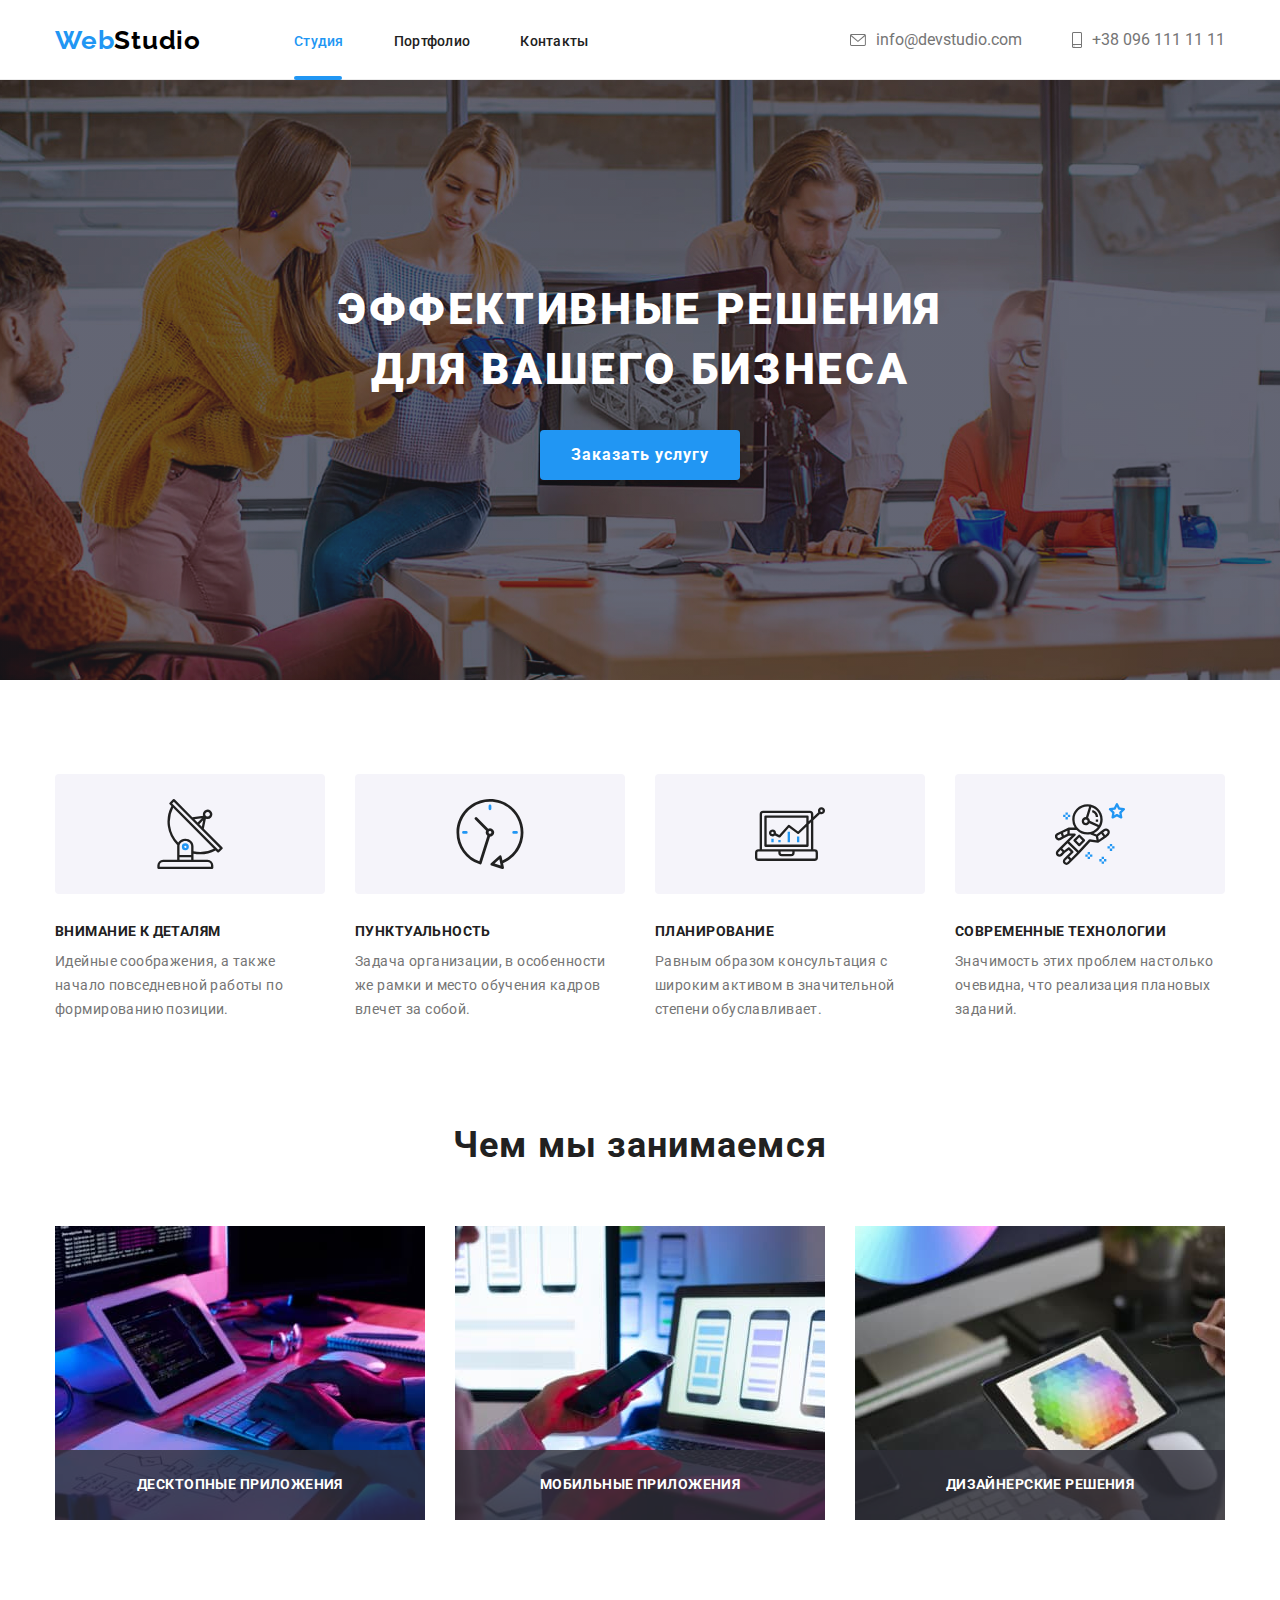
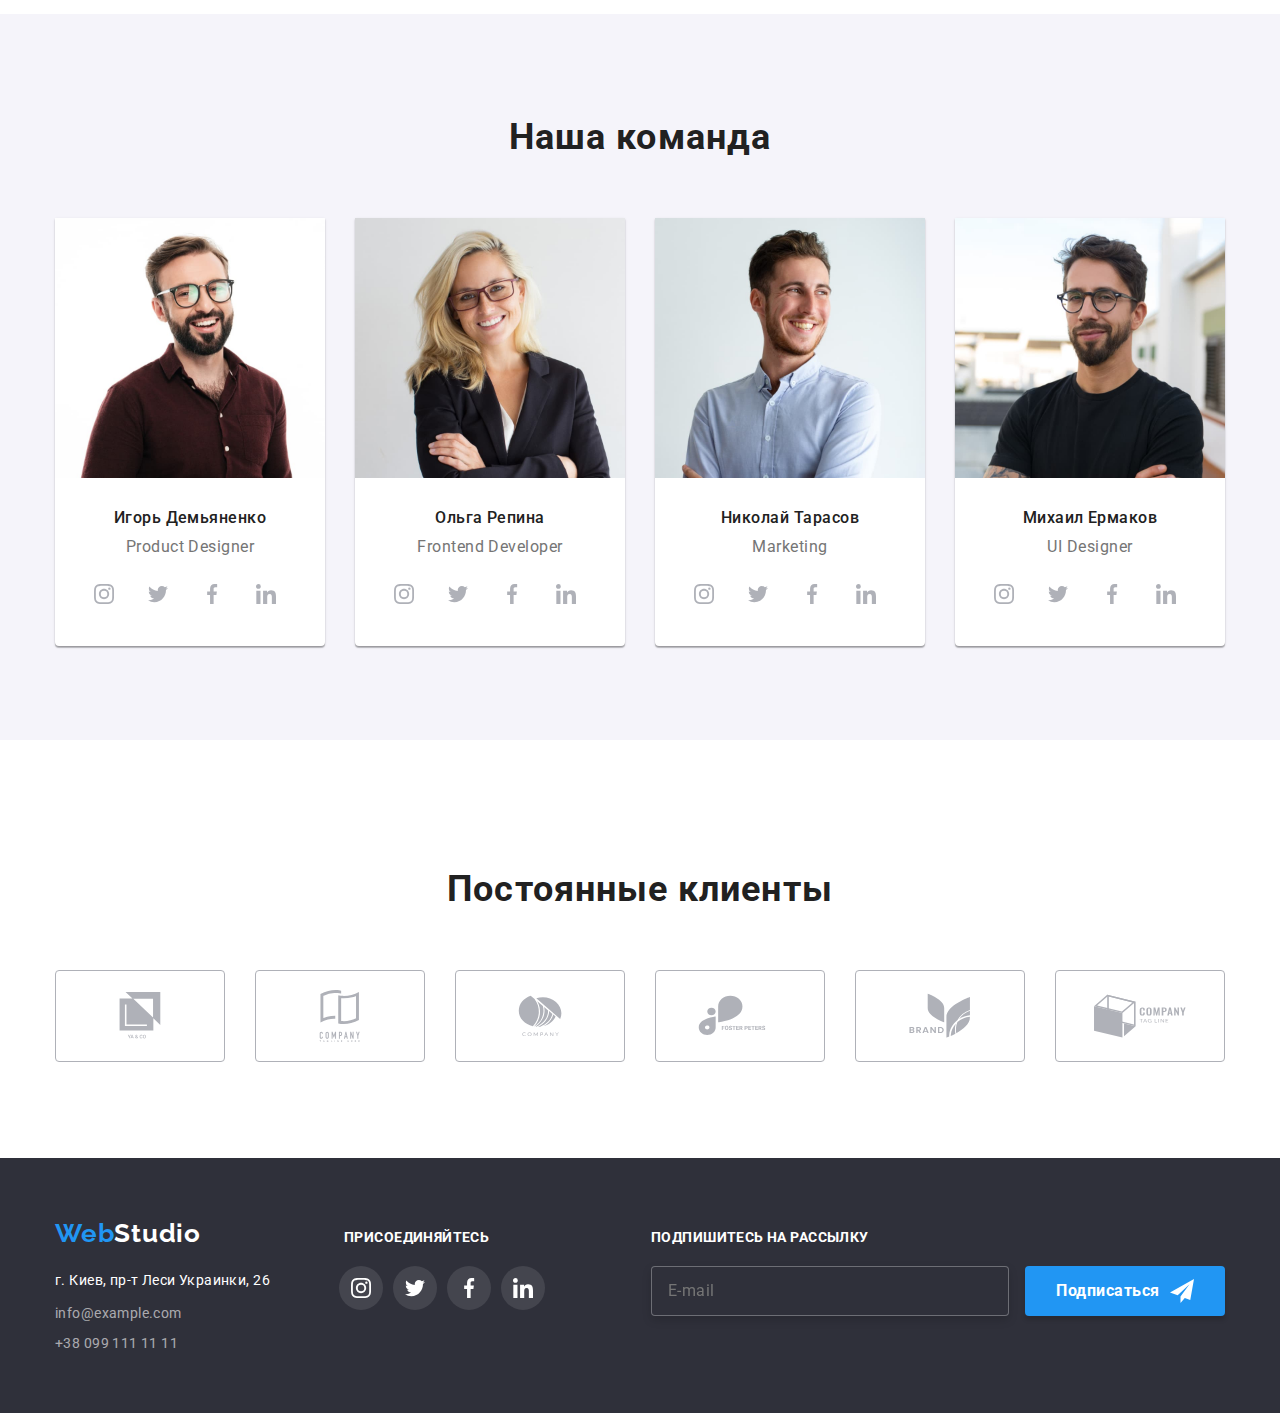
<file: index.html>
<!DOCTYPE html>
<html lang="en">

<head>
  <meta charset="UTF-8" />
  <meta http-equiv="X-UA-Compatible" content="IE=edge" />
  <meta name="viewport" content="width=device-width, initial-scale=1.0" />
  <title>Главная</title>
  <link rel="stylesheet" href="./css/modern-normalize.css" />
  <link rel="preconnect" href="./images/icons.svg" />
  <link rel="preconnect" href="https://fonts.gstatic.com" />
  <link href="https://fonts.googleapis.com/css2?family=Raleway:wght@700&family=Roboto:wght@400;500;700;900&display=swap"
    rel="stylesheet" />
  <!-- <link rel="stylesheet" href="./css/styles.css" /> -->
  <link rel="stylesheet" href="./css/main.min.css">
</head>

<body>
  <!-- Header -->
  <header class="header">
    <div class="container">
      <!-- Logotype -->
      <a class="logo" href="./index.html">
        <span class="logo__part">Web</span>Studio
      </a>
      <!-- Navigation -->
      <nav class="nav">
        <ul class="nav__list">
          <li class="nav__item">
            <a class="nav__str touch-transform nav__str--current" href="./index.html">Студия</a>
          </li>
          <li class="nav__item">
            <a class="nav__str touch-transform" href="./portfolio.html">Портфолио</a>
          </li>
          <li class="nav__item">
            <a class="nav__str touch-transform" href="">Контакты</a>
          </li>
        </ul>
      </nav>
      <!-- e-Adress -->
      <div class="eadr container">
        <a class="eadr__mail touch-transform" href="mailto:info@devstudio.com">
          <svg class="eadr__ico touch-transform" width="16" height="12">
            <use href="./images/icons.svg#icon-envelope"></use>
          </svg>
          info@devstudio.com
        </a>
        <a class="eadr__tel touch-transform" href="tel:+380961111111">
          <svg class="eadr__ico touch-transform" width="10" height="16">
            <use href="./images/icons.svg#icon-smartphone"></use>
          </svg>
          +38 096 111 11 11
        </a>
      </div>
    </div>
  </header>
  <!-- Main content -->
  <main>
    <!-- Hero -->
    <section class="section hero">
      <div class="container">
        <h1 class="hero__titul">Эффективные решения<br />для вашего бизнеса</h1>
        <a href="#" class="button hero__sign-link" data-modal-open>Заказать услугу</a>
      </div>
    </section>
    <!-- Features -->
    <section class="section features">
      <div class="container">
        <h2 class="features__title">Особенности</h2>
        <ul class="features__list">
          <li class="features__card">
            <a class="features__icon-item" href="#">
              <svg class="features__icon">
                <use href="./images/icons.svg#icon-antenna"></use>
              </svg>
            </a>
            <h3>Внимание к деталям</h3>
            <p class="features__text">
              Идейные соображения, а также начало повседневной работы по
              формированию позиции.
            </p>
          </li>
          <li class="features__card">
            <a class="features__icon-item" href="#">
              <svg class="features__icon">
                <use href="./images/icons.svg#icon-clock"></use>
              </svg>
            </a>
            <h3>Пунктуальность</h3>
            <p class="features__text">
              Задача организации, в особенности же рамки и место обучения
              кадров влечет за собой.
            </p>
          </li>
          <li class="features__card">
            <a class="features__icon-item" href="#">
              <svg class="features__icon">
                <use href="./images/icons.svg#icon-diagram"></use>
              </svg>
            </a>
            <h3>Планирование</h3>
            <p class="features__text">
              Равным образом консультация с широким активом в значительной
              степени обуславливает.
            </p>
          </li>
          <li class="features__card">
            <a class="features__icon-item" href="#">
              <svg class="features__icon">
                <use href="./images/icons.svg#icon-astronaut"></use>
              </svg>
            </a>
            <h3>Современные технологии</h3>
            <p class="features__text">
              Значимость этих проблем настолько очевидна, что реализация
              плановых заданий.
            </p>
          </li>
        </ul>
      </div>
    </section>
    <!-- Inside -->
    <section class="section inside">
      <div class="container">
        <h2>Чем мы занимаемся</h2>
        <ul class="inside__list">
          <li class="inside__card">
            <img src="./images/box1q.jpg" alt="Десктопные приложения" width="370" height="294" />
            <h3 class="inside__text">Десктопные приложения</h3>
          </li>
          <li class="inside__card">
            <img src="./images/box2q.jpg" alt="Мобильные приложения" width="370" height="294" />
            <h3 class="inside__text">Мобильные приложения</h3>
          </li>
          <li class="inside__card">
            <img src="./images/box3q.jpg" alt="Дизайнерские решения" width="370" height="294" />
            <h3 class="inside__text">Дизайнерские решения</h3>
          </li>
        </ul>
      </div>
    </section>
    <!-- Team -->
    <section class="section team">
      <div class="container">
        <h2>Наша команда</h2>
        <ul class="team__list">
          <li class="team__card">
            <img src="./images/img1q.jpg" alt="Igor" width="270" height="260" />
            <div class="team__text">
              <p class="team__names">Игорь Демьяненко</p>
              <p class="team__metier">Product Designer</p>
              <!-- icon list -->
              <ul class="socnet">
                <li>
                  <a href="#" class="socnet__item touch-transform">
                    <svg class="socnet__icon touch-transform" width="20" height="20">
                      <use href="./images/icons.svg#icon-instagram"></use>
                    </svg>
                  </a>
                </li>
                <li>
                  <a href="#" class="socnet__item touch-transform">
                    <svg class="socnet__icon touch-transform" width="20" height="20">
                      <use href="./images/icons.svg#icon-twitter"></use>
                    </svg>
                  </a>
                </li>
                <li>
                  <a href="#" class="socnet__item touch-transform">
                    <svg class="socnet__icon touch-transform" width="20" height="20">
                      <use href="./images/icons.svg#icon-facebook"></use>
                    </svg>
                  </a>
                </li>
                <li>
                  <a href="#" class="socnet__item touch-transform">
                    <svg class="socnet__icon touch-transform" width="20" height="20">
                      <use href="./images/icons.svg#icon-linkedin"></use>
                    </svg>
                  </a>
                </li>
              </ul>
              <!-- end icon list -->
            </div>
          </li>
          <li class="team__card">
            <img src="./images/img2q.jpg" alt="Olga" width="270" height="260" />
            <div class="team__text">
              <p class="team__names">Ольга Репина</p>
              <p class="team__metier">Frontend Developer</p>
              <!-- icon list -->
              <ul class="socnet">
                <li>
                  <a href="#" class="socnet__item touch-transform">
                    <svg class="socnet__icon touch-transform" width="20" height="20">
                      <use href="./images/icons.svg#icon-instagram"></use>
                    </svg>
                  </a>
                </li>
                <li>
                  <a href="#" class="socnet__item touch-transform">
                    <svg class="socnet__icon touch-transform" width="20" height="20">
                      <use href="./images/icons.svg#icon-twitter"></use>
                    </svg>
                  </a>
                </li>
                <li>
                  <a href="#" class="socnet__item touch-transform">
                    <svg class="socnet__icon touch-transform" width="20" height="20">
                      <use href="./images/icons.svg#icon-facebook"></use>
                    </svg>
                  </a>
                </li>
                <li>
                  <a href="#" class="socnet__item touch-transform">
                    <svg class="socnet__icon touch-transform" width="20" height="20">
                      <use href="./images/icons.svg#icon-linkedin"></use>
                    </svg>
                  </a>
                </li>
              </ul>
              <!-- end icon list -->
            </div>
          </li>
          <li class="team__card">
            <img src="./images/img3q.jpg" alt="Nikolay" width="270" height="260" />
            <div class="team__text">
              <p class="team__names">Николай Тарасов</p>
              <p class="team__metier">Marketing</p>
              <!-- icon list -->
              <ul class="socnet">
                <li>
                  <a href="#" class="socnet__item touch-transform">
                    <svg class="socnet__icon touch-transform" width="20" height="20">
                      <use href="./images/icons.svg#icon-instagram"></use>
                    </svg>
                  </a>
                </li>
                <li>
                  <a href="#" class="socnet__item touch-transform">
                    <svg class="socnet__icon touch-transform" width="20" height="20">
                      <use href="./images/icons.svg#icon-twitter"></use>
                    </svg>
                  </a>
                </li>
                <li>
                  <a href="#" class="socnet__item touch-transform">
                    <svg class="socnet__icon touch-transform" width="20" height="20">
                      <use href="./images/icons.svg#icon-facebook"></use>
                    </svg>
                  </a>
                </li>
                <li>
                  <a href="#" class="socnet__item touch-transform">
                    <svg class="socnet__icon touch-transform" width="20" height="20">
                      <use href="./images/icons.svg#icon-linkedin"></use>
                    </svg>
                  </a>
                </li>
              </ul>
              <!-- end icon list -->
            </div>
          </li>
          <li class="team__card">
            <img src="./images/img4q.jpg" alt="Mihail" width="270" height="260" />
            <div class="team__text">
              <p class="team__names">Михаил Ермаков</p>
              <p class="team__metier">UI Designer</p>
              <!-- icon list -->
              <ul class="socnet">
                <li>
                  <a href="#" class="socnet__item touch-transform">
                    <svg class="socnet__icon touch-transform" width="20" height="20">
                      <use href="./images/icons.svg#icon-instagram"></use>
                    </svg>
                  </a>
                </li>
                <li>
                  <a href="#" class="socnet__item touch-transform">
                    <svg class="socnet__icon touch-transform" width="20" height="20">
                      <use href="./images/icons.svg#icon-twitter"></use>
                    </svg>
                  </a>
                </li>
                <li>
                  <a href="#" class="socnet__item touch-transform">
                    <svg class="socnet__icon touch-transform" width="20" height="20">
                      <use href="./images/icons.svg#icon-facebook"></use>
                    </svg>
                  </a>
                </li>
                <li>
                  <a href="#" class="socnet__item touch-transform">
                    <svg class="socnet__icon touch-transform" width="20" height="20">
                      <use href="./images/icons.svg#icon-linkedin"></use>
                    </svg>
                  </a>
                </li>
              </ul>
              <!-- end icon list -->
            </div>
          </li>
        </ul>
      </div>
    </section>
    <!--  Regular customers -->
    <section class="section customers">
      <div class="container">
        <h2>Постоянные клиенты</h2>
        <ul class="customers__list">
          <li class="customers__card">
            <a class="customers__item touch-transform" href="#">
              <svg class="customers__icon touch-transform" height="46.7">
                <use href="./images/icons.svg#icon-group1"></use>
              </svg>
            </a>
          </li>
          <li class="customers__card">
            <a class="customers__item touch-transform" href="#">
              <svg class="customers__icon touch-transform" height="52">
                <use href="./images/icons.svg#icon-group2"></use>
              </svg>
            </a>
          </li>
          <li class="customers__card">
            <a class="customers__item touch-transform" href="#">
              <svg class="customers__icon touch-transform" height="41.18">
                <use href="./images/icons.svg#icon-group3"></use>
              </svg>
            </a>
          </li>
          <li class="customers__card">
            <a class="customers__item touch-transform" href="#">
              <svg class="customers__icon touch-transform" height="40.62">
                <use href="./images/icons.svg#icon-group4"></use>
              </svg>
            </a>
          </li>
          <li class="customers__card">
            <a class="customers__item touch-transform" href="#">
              <svg class="customers__icon touch-transform" height="45.43">
                <use href="./images/icons.svg#icon-group5"></use>
              </svg>
            </a>
          </li>
          <li class="customers__card">
            <a class="customers__item touch-transform" href="#">
              <svg class="customers__icon touch-transform" height="43.93">
                <use href="./images/icons.svg#icon-group6"></use>
              </svg>
            </a>
          </li>
        </ul>
      </div>
    </section>
  </main>

  <!-- Footer -->

  <footer class="footer">
    <div class="container footer__list">
      <div class="footer__adr">
        <!-- Logotype -->
        <a href="#" class="logo">
          <span class="logo__part">Web</span>Studio
        </a>
        <!-- address -->
        <address class="footer__address">
          <p>г. Киев, пр-т Леси Украинки, 26</p>
          <div class="footer__eaddress">
            <a class="footer__mail touch-transform" href="mailto:info@example.com">info@example.com</a>
            <a class="footer__tel touch-transform" href="tel:+380991111111">+38 099 111 11 11</a>
          </div>
        </address>
      </div>
      <!-- join -->
      <div class="join">
        <h3 class="footer__text">Присоединяйтесь</h3>
        <!-- icon list -->
        <ul class="socnet">
          <li>
            <a href="#" class="socnet__item touch-transform">
              <svg class="socnet__icon touch-transform" width="20" height="20">
                <use href="./images/icons.svg#icon-instagram"></use>
              </svg>
            </a>
          </li>
          <li>
            <a href="#" class="socnet__item touch-transform">
              <svg class="socnet__icon touch-transform" width="20" height="20">
                <use href="./images/icons.svg#icon-twitter"></use>
              </svg>
            </a>
          </li>
          <li>
            <a href="#" class="socnet__item touch-transform">
              <svg class="socnet__icon touch-transform" width="20" height="20">
                <use href="./images/icons.svg#icon-facebook"></use>
              </svg>
            </a>
          </li>
          <li>
            <a href="#" class="socnet__item touch-transform">
              <svg class="socnet__icon touch-transform" width="20" height="20">
                <use href="./images/icons.svg#icon-linkedin"></use>
              </svg>
            </a>
          </li>
        </ul>
        <!-- end icon list -->
      </div>
      <!-- subscribe -->
      <div class="subscr">
        <h3 class="footer__text">Подпишитесь на рассылку</h3>
        <form autocomplete="on">
          <label for="subscr">
            <input type="email" name="sscr-email" id="subscr" placeholder="E-mail" class="subscr__input" required />
          </label>
          <button type="submit" class="button button__subscr">
            Подписаться
            <svg class="button__icon" width="24" height="24">
              <use href="./images/icons.svg#icon-send"></use>
            </svg>
          </button>
        </form>
      </div>
    </div>
  </footer>

  <!-- Modal window -->

  <div class="backdrop is-hidden touch-transform" data-modal>
    <div class="modal">
      <button type="reset" class="button__close" data-modal-close>
        <svg class="button__close--icon touch-transform" width="11" height="11">
          <use href="./images/icons.svg#icon-closed"></use>
        </svg>
      </button>
      <div class="callback" role="group">
        <h2 class="callback__title">Оставьте свои данные, мы вам перезвоним</h2>
        <form class="callback__form">
          <label for="name" class="callback__label">
            <span class="callback__text">Имя</span>
            <span class="callback__wraper touch-transform">
              <svg class="callback__ico touch-transform" width="18" height="18">
                <use href="./images/icons.svg#icon-person"></use>
              </svg>
              <input type="text" name="name" class="callback__input" id="name" required />
            </span>
          </label>
          <label for="tel" class="callback__label">
            <span class="callback__text">Телефон</span>
            <span class="callback__wraper touch-transform">
              <svg class="callback__ico touch-transform" width="18" height="18">
                <use href="./images/icons.svg#icon-phone"></use>
              </svg>
              <input type="tel" name="tel" class="callback__input" id="tel" required />
            </span>
          </label>
          <label for="email" class="callback__label">
            <span class="callback__text">Почта</span>
            <span class="callback__wraper touch-transform">
              <svg class="callback__ico touch-transform" width="18" height="18">
                <use href="./images/icons.svg#icon-email"></use>
              </svg>
              <input type="email" name="email" class="callback__input" id="email" required />
            </span>
          </label>
          <label for="feedback" class="callback__label callback__label--comment">
            <span class="callback__text">Комментарий</span>
            <textarea class="callback__comment" name="feedback" id="feedback" placeholder="Введите текст">
            </textarea>
          </label>
        </form>
        <div class="checker">
          <input type="checkbox" class="checker__checkbox" name="contract" value="consent" id="consent" required>
          <label class="checker__label" for="consent">
            <svg class="checker__icon touch-transform" width="16" height="15">
              <use href="./images/icons.svg#icon-chkbox"></use>
            </svg>
            <svg class="checker__icon-check touch-transform" width="16" height="15">
              <use href="./images/icons.svg#icon-chkbox-check"></use>
            </svg>
            <span class="modal__text">Соглашаюсь с рассылкой и принимаю</span>
            <a href="#" class="modal__text modal__text--accent">Условия договора</a>

          </label>
        </div>
        <button type="submit" class="button button__submit touch-transform">Отправить</button>
      </div>
    </div>
  </div>
  <script src="./js/modal.js"></script>

</body>

</html>
</file>
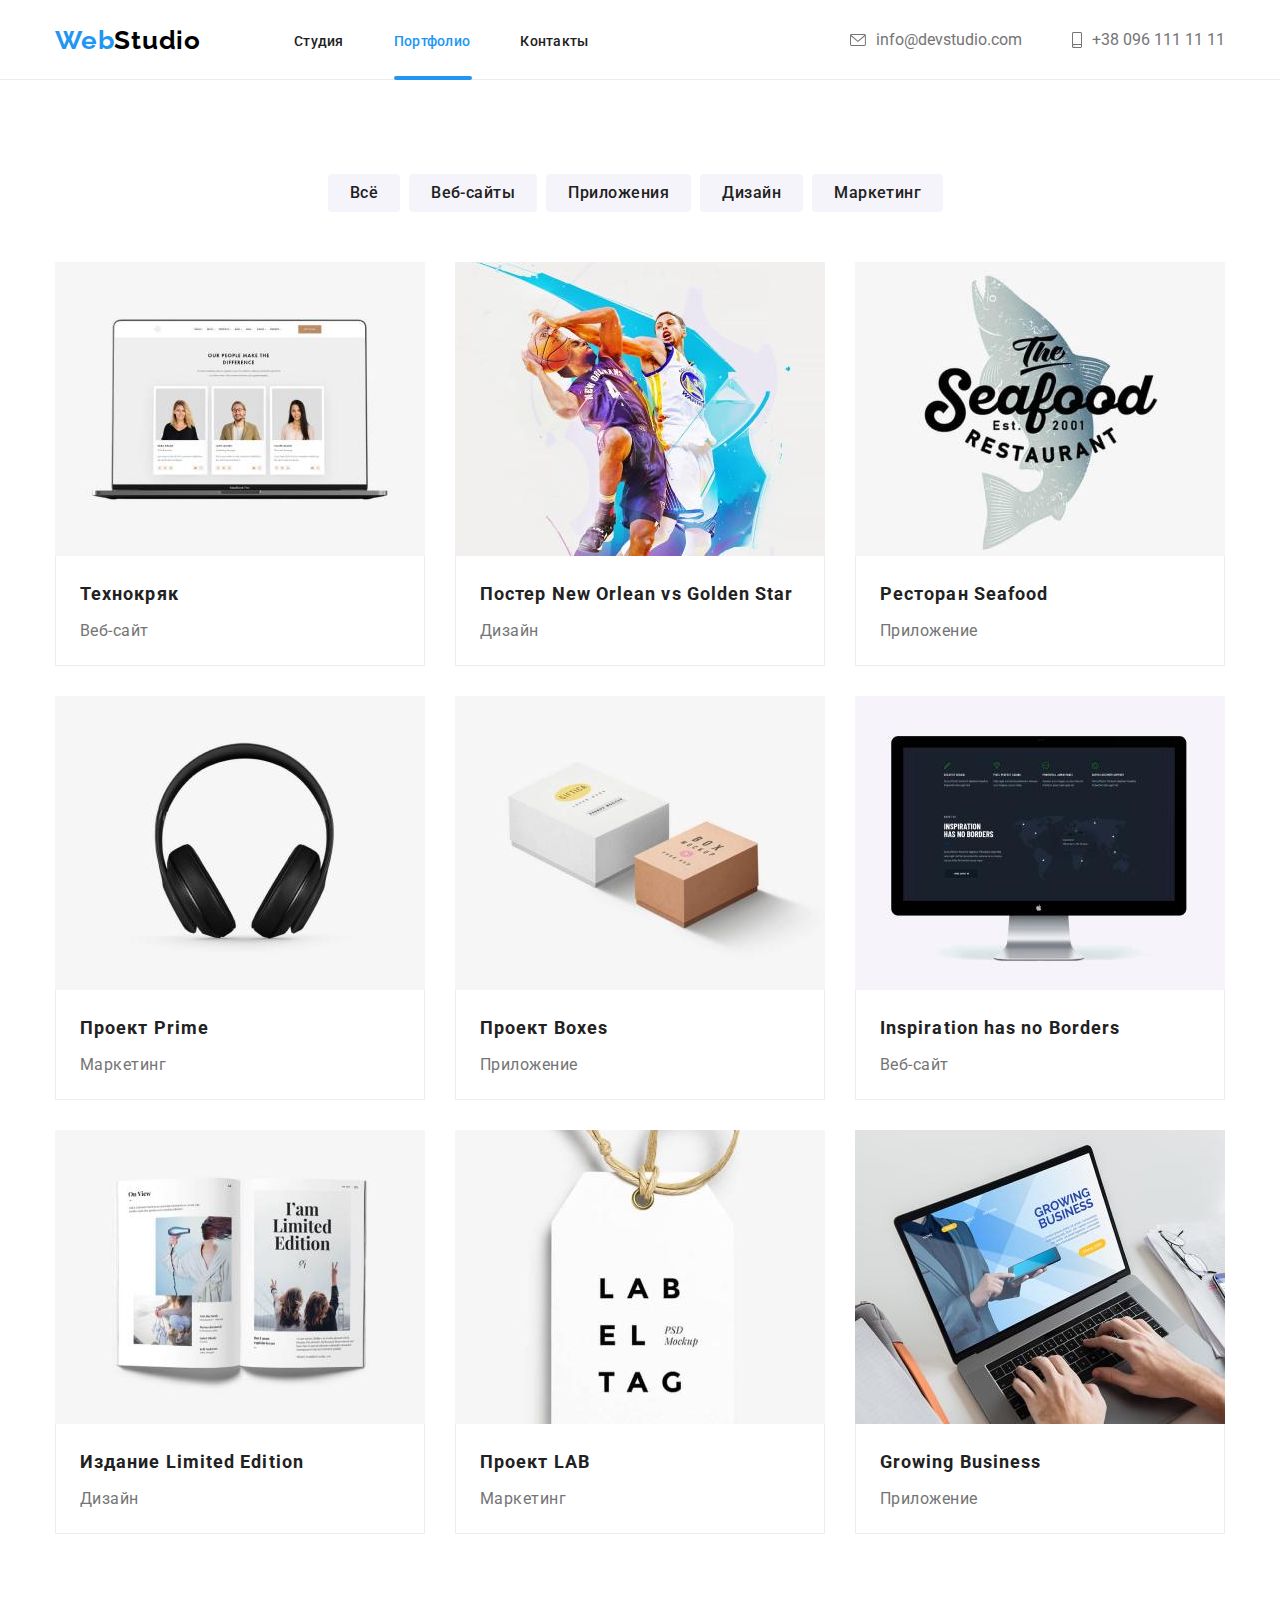
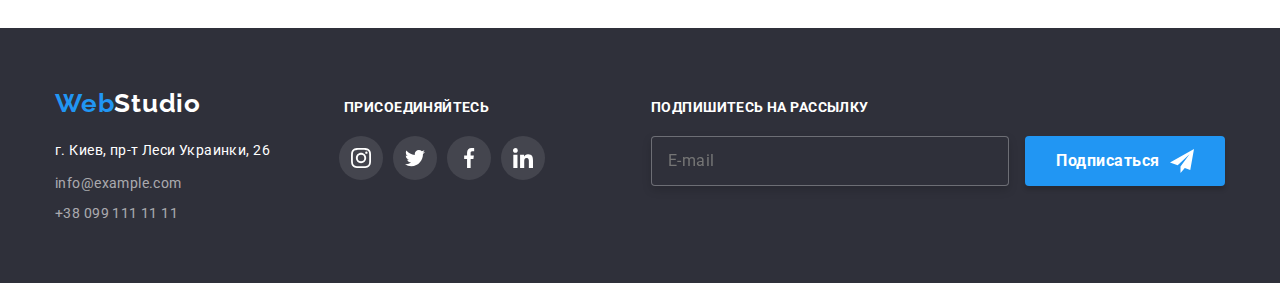
<file: portfolio.html>
<!DOCTYPE html>
<html lang="en">

<head>
  <meta charset="UTF-8" />
  <meta http-equiv="X-UA-Compatible" content="IE=edge" />
  <meta name="viewport" content="width=device-width, initial-scale=1.0" />
  <title>Портфолио</title>
  <link rel="stylesheet" href="./css/modern-normalize.css" />
  <link rel="preconnect" href="./images/icons.svg" />
  <link rel="preconnect" href="https://fonts.gstatic.com" />
  <link href="https://fonts.googleapis.com/css2?family=Raleway:wght@700&family=Roboto:wght@400;500;700;900&display=swap"
    rel="stylesheet" />
  <!-- <link rel="stylesheet" href="./css/styles.css" /> -->
  <link rel="stylesheet" href="./css/main.min.css">
</head>

<body>
  <!-- Header -->
  <header class="header">
    <div class="container">
      <!-- Logotype -->
      <a class="logo" href="./index.html">
        <span class="logo__part">Web</span>Studio
      </a>
      <!-- Navigation -->
      <nav class="nav">
        <ul class="nav__list">
          <li class="nav__item">
            <a class="nav__str touch-transform " href="./index.html">Студия</a>
          </li>
          <li class="nav__item">
            <a class="nav__str touch-transform nav__str--current" href="./portfolio.html">Портфолио</a>
          </li>
          <li class="nav__item">
            <a class="nav__str touch-transform" href="">Контакты</a>
          </li>
        </ul>
      </nav>
      <!-- e-Adress -->
      <div class="eadr container">
        <a class="eadr__mail touch-transform" href="mailto:info@devstudio.com">
          <svg class="eadr__ico touch-transform" width="16" height="12">
            <use href="./images/icons.svg#icon-envelope"></use>
          </svg>
          info@devstudio.com
        </a>
        <a class="eadr__tel touch-transform" href="tel:+380961111111">
          <svg class="eadr__ico touch-transform" width="10" height="16">
            <use href="./images/icons.svg#icon-smartphone"></use>
          </svg>
          +38 096 111 11 11
        </a>
      </div>
    </div>
  </header>
  <!-- Main content -->
  <main class="main">
    <section class="section">
      <div class="container">
        <!-- Searsh Bar -->
        <div>
          <ul class="button__bar">
            <li>
              <button class="button__seek touch-transform" type="button">
                Всё
              </button>
            </li>
            <li>
              <button class="button__seek touch-transform" type="button">
                Веб-сайты
              </button>
            </li>
            <li>
              <button class="button__seek touch-transform" type="button">
                Приложения
              </button>
            </li>
            <li>
              <button class="button__seek touch-transform" type="button">
                Дизайн
              </button>
            </li>
            <li>
              <button class="button__seek touch-transform" type="button">
                Маркетинг
              </button>
            </li>
          </ul>
        </div>
        <!-- Portfolio -->
        <div class="portfolio">
          <h2 class="portfolio__title">Портфолио</h2>
          <ul class="portfolio__list">
            <li class="card touch-transform">
              <img src="./images/pfimg1q.jpg" alt="Технокряк" width="370" height="294" />
              <div class="card__window">
                <div class="card__slide touch-transform">
                  <p class="card__text">
                    Технокряк это современная площадка
                    распространения коронавируса.
                    Компании используют эту платформу
                    для цифрового шпионажа и атак на
                    защищённые сервера конкурентов.
                  </p>
                </div>
              </div>
              <div class="card__box">
                <h3 class="card__title">Технокряк</h3>
                <p class="card__box--text-regular">Веб-сайт</p>
              </div>
            </li>
            <li class="card touch-transform">
              <img src="./images/pfimg2q.jpg" alt="Постер New Orlean vs Golden Star" width="370" height="294" />
              <div class="card__window">
                <div class="card__slide touch-transform">
                  <p class="card__text">
                    Lorem ipsum dolor sit amet consectetur adipisicing elit. Adipisci possimus explicabo rerum natus
                    quibusdam voluptates neque blanditiis, temporibus beatae facere deleniti quam, sint esse alias
                    incidunt, libero quidem veritatis quasi.
                  </p>
                </div>
              </div>
              <div class="card__box">
                <h3 class="card__title">Постер New Orlean vs Golden Star</h3>
                <p class="card__box--text-regular">Дизайн</p>
              </div>
            </li>
            <li class="card touch-transform">
              <img src="./images/pfimg3q.jpg" alt="Ресторан Seafood" width="370" height="294" />
              <div class="card__window">
                <div class="card__slide touch-transform">
                  <p class="card__text">
                    Lorem ipsum dolor sit amet consectetur adipisicing elit. Ratione sequi aut modi nesciunt tempora
                    voluptatum laborum ducimus quo. Ullam placeat, illo nobis molestiae adipisci corrupti dicta facere
                    ea saepe cupiditate?
                  </p>
                </div>
              </div>
              <div class="card__box">
                <h3 class="card__title">Ресторан Seafood</h3>
                <p class="card__box--text-regular">Приложение</p>
              </div>
            </li>
            <li class="card touch-transform">
              <img src="./images/pfimg4q.jpg" alt="Проект Prime" width="370" height="294" />
              <div class="card__window">
                <div class="card__slide touch-transform">
                  <p class="card__text">
                    Lorem ipsum dolor sit, amet consectetur adipisicing elit. Iusto at, esse tempore excepturi
                    dignissimos quos quam ipsam rerum modi eius sit, omnis laborum culpa odio autem natus accusantium
                    molestiae ab.
                  </p>
                </div>
              </div>
              <div class="card__box">
                <h3 class="card__title">Проект Prime</h3>
                <p class="card__box--text-regular">Маркетинг</p>
              </div>
            </li>
            <li class="card touch-transform">
              <img src="./images/pfimg5q.jpg" alt="Проект Boxes" width="370" height="294" />
              <div class="card__window">
                <div class="card__slide touch-transform">
                  <p class="card__text">
                    Lorem ipsum dolor sit amet consectetur adipisicing elit. Voluptate ipsa labore soluta sit quaerat
                    voluptatibus illo praesentium consectetur accusamus quasi rem libero, adipisci aliquid in maxime
                    neque, architecto nam sequi.
                  </p>
                </div>
              </div>
              <div class="card__box">
                <h3 class="card__title">Проект Boxes</h3>
                <p class="card__box--text-regular">Приложение</p>
              </div>
            </li>
            <li class="card touch-transform">
              <img src="./images/pfimg6q.jpg" alt="Inspiration has no Borders" width="370" height="294" />
              <div class="card__window">
                <div class="card__slide touch-transform">
                  <p class="card__text">
                    Lorem ipsum dolor sit amet consectetur adipisicing elit. Excepturi laborum magnam, esse vitae, eius
                    odit commodi laudantium nihil cupiditate animi accusamus repellat obcaecati deleniti adipisci
                    voluptatibus? Numquam facilis temporibus nihil!
                  </p>
                </div>
              </div>
              <div class="card__box">
                <h3 class="card__title">Inspiration has no Borders</h3>
                <p class="card__box--text-regular">Веб-сайт</p>
              </div>
            </li>
            <li class="card touch-transform">
              <img src="./images/pfimg7q.jpg" alt="Издание Limited Edition" width="370" height="294" />
              <div class="card__window">
                <div class="card__slide touch-transform">
                  <p class="card__text">
                    Lorem ipsum dolor sit amet consectetur adipisicing elit. Nobis blanditiis magni molestiae illum non
                    voluptatum tempore eaque impedit nam ipsam hic sunt alias perferendis, quisquam laborum officiis
                    doloremque? Voluptatem, debitis!
                  </p>
                </div>
              </div>
              <div class="card__box">
                <h3 class="card__title">Издание Limited Edition</h3>
                <p class="card__box--text-regular">Дизайн</p>
              </div>
            </li>
            <li class="card touch-transform">
              <img src="./images/pfimg8q.jpg" alt="Проект LAB" width="370" height="294" />
              <div class="card__window">
                <div class="card__slide touch-transform">
                  <p class="card__text">
                    Lorem ipsum dolor sit amet consectetur adipisicing elit. Adipisci totam dolore similique pariatur
                    optio odio suscipit, ullam reprehenderit ex perspiciatis deleniti delectus magni eos illo voluptate
                    iure? Molestias, quibusdam aliquid.
                  </p>
                </div>
              </div>
              <div class="card__box">
                <h3 class="card__title">Проект LAB</h3>
                <p class="card__box--text-regular">Маркетинг</p>
              </div>
            </li>
            <li class="card touch-transform">
              <img src="./images/pfimg9q.jpg" alt="Growing Business" width="370" height="294" />
              <div class="card__window">
                <div class="card__slide touch-transform">
                  <p class="card__text">
                    Lorem ipsum dolor sit, amet consectetur adipisicing elit. Distinctio sit accusamus quidem
                    perferendis obcaecati? Ad minus modi voluptates aspernatur dolorem maxime inventore quasi assumenda
                    consequuntur consectetur. Recusandae corporis eligendi modi.
                  </p>
                </div>
              </div>
              <div class="card__box">
                <h3 class="card__title">Growing Business</h3>
                <p class="card__box--text-regular">Приложение</p>
              </div>
            </li>
          </ul>
        </div>
      </div>
    </section>
  </main>
  <!-- footer -->
  <footer class="footer">
    <div class="container footer__list">
      <div class="footer__adr">
        <!-- Logotype -->
        <a href="#" class="logo">
          <span class="logo__part">Web</span>Studio
        </a>
        <!-- address -->
        <address class="footer__address">
          <p>г. Киев, пр-т Леси Украинки, 26</p>
          <div class="footer__eaddress">
            <a class="footer__mail touch-transform" href="mailto:info@example.com">info@example.com</a>
            <a class="footer__tel touch-transform" href="tel:+380991111111">+38 099 111 11 11</a>
          </div>
        </address>
      </div>
      <!-- join -->
      <div class="join">
        <h3 class="footer__text">Присоединяйтесь</h3>
        <!-- icon list -->
        <ul class="socnet">
          <li>
            <a href="#" class="socnet__item touch-transform">
              <svg class="socnet__icon touch-transform" width="20" height="20">
                <use href="./images/icons.svg#icon-instagram"></use>
              </svg>
            </a>
          </li>
          <li>
            <a href="#" class="socnet__item touch-transform">
              <svg class="socnet__icon touch-transform" width="20" height="20">
                <use href="./images/icons.svg#icon-twitter"></use>
              </svg>
            </a>
          </li>
          <li>
            <a href="#" class="socnet__item touch-transform">
              <svg class="socnet__icon touch-transform" width="20" height="20">
                <use href="./images/icons.svg#icon-facebook"></use>
              </svg>
            </a>
          </li>
          <li>
            <a href="#" class="socnet__item touch-transform">
              <svg class="socnet__icon touch-transform" width="20" height="20">
                <use href="./images/icons.svg#icon-linkedin"></use>
              </svg>
            </a>
          </li>
        </ul>
        <!-- end icon list -->
      </div>
      <!-- subscribe -->
      <div class="subscr">
        <h3 class="footer__text">Подпишитесь на рассылку</h3>
        <form autocomplete="on">
          <label for="subscr">
            <input type="email" name="sscr-email" id="subscr" placeholder="E-mail" class="subscr__input" required />
          </label>
          <button type="submit" class="button button__subscr">
            Подписаться
            <svg class="button__icon" width="24" height="24">
              <use href="./images/icons.svg#icon-send"></use>
            </svg>
          </button>
        </form>
      </div>
    </div>
  </footer>

</body>

</html>
</file>
<file: css/styles.css>
/* VARIABLES */
/* :root {
  --main-font: 'Roboto', sans-serif;
  --logo-font: 'Raleway', sans-serif;
  --logo-color: #2196f3;
  --logo-light-color: #ffffff;
  --logo-dark-color: #000000;
  --touch-color: #2196f3;
  --ico-accent-color: #2196f3;
  --btn-backgr-color: #2196f3;
  --btn-send-accent-color: #188ce8;
  --ico-ligt-accent-color: #ffffff;
  --ico-ligt-color: #ffffff;
  --ico-transparent-color: #ffffff00;
  --ico-title-color: #212121;
  --ico-regular-color: #afb1b8;
  --ico-custom-color: #afb1b8;
  --background-ico-ftrs-color: #f5f4fa;
  --btn-seek-color: #f5f4fa;
  --page-color: #ffffff;
  --title-color: #212121;
  --regular-color: #757575;
  --border-color: #ececec;
  --prtf-border-color: #ededed;
  --face-color: #ffffff;
  --footer-color: #ffffff;
  --footer-eadr-color: #ffffff99;
  --background-face-color: #c4c4c4;
  --background-footer-color: #2f303a;
  --background-team-color: #f5f4fa;
  --background-footer-icon-color: #ffffff1a;
  --background-prtf-card-slide-color: #2196f3e6;
  --backgound-inside-color: #2f303acc;
} */

/* * {
  box-sizing: border-box;
  margin: 0;
  padding: 0;
  text-decoration: none;
}
img {
  display: block;
}
body {
  font-family: var(--main-font);
  font-style: normal;
  background-color: var(--page-color);
  list-style: none;
}
h2 {
  font-style: normal;
  font-size: 36px;
  line-height: 1.666;
  letter-spacing: 0.03em;
  text-align: center;
  margin-bottom: 50px;
}
h3 {
  font-style: normal;
  font-size: 14px;
  line-height: 1.134;
  letter-spacing: 0.03em;
  text-transform: uppercase;
}
.portfolio-text h3 {
  font-style: normal;
  font-size: 18px;
  line-height: 2;
  letter-spacing: 0.06em;
  text-transform: none;
}
h2,
h3,
.portfolio-text h3,
.callback h2 {
  font-weight: 700;
  color: var(--title-color);
}
.callback h2 {
  font-size: 20px;
  line-height: 1.15;
  margin-bottom: 0;
}

ul {
  list-style: none;
}
.section {
  padding: 94px 0;
}
.container {
  width: 1200px;
  max-width: 1600px;
  padding-left: 15px;
  padding-right: 15px;
  margin: 0 auto;
}
.touch-transform {
  transition-property: color, fill, background-color, border, box-shadow,
    opacity, transform;
  transition-duration: 250ms;
  transition-timing-function: cubic-bezier(0.4, 0, 0.2, 1);
}
.button {
  align-items: center;
  justify-content: center;
  width: 200px;
  height: 50px;
  background-color: var(--btn-backgr-color);
  border: none;
  border-radius: 4px;
  box-shadow: 0px 4px 4px #00000026;
  font-weight: 700;
  font-size: 16px;
  line-height: 1.875;
  color: var(--face-color);
} */

/* ---HEADER--- */

/* .header {
  margin-top: 0px;
  padding: 25px 0 23px 0;
  border-bottom: 1px solid var(--border-color);
}
.header .container {
  display: flex;
  flex-direction: row;
} */
/* .logo {
  font-family: var(--logo-font);
  font-weight: 700;
  font-size: 26px;
  line-height: 1.192;
  letter-spacing: 0.03em;
  margin-right: 93px;
  color: var(--logo-dark-color);
}
.logo__part {
  color: var(--logo-color);
} */
/* .navigation {
  font-weight: 500;
  font-size: 14px;
  line-height: 1.1428;
  letter-spacing: 0.02em;
  display: flex;
  align-items: center;
}
.nav-list {
  display: flex;
  justify-content: left;
}
.nav-list__item {
  margin-right: 50px;
}
.nav-list__str {
  color: var(--title-color);
}
.nav-list__str:hover,
.nav-list__str:focus {
  color: var(--touch-color);
}
.nav-list__str--current {
  display: flex;
  flex-direction: column;
  color: var(--touch-color);
}
.nav-list__str--current::after {
  position: absolute;
  content: '';
  height: 4px;
  border-radius: 2px;
  background: var(--touch-color);
  margin-top: 43px;
}
.nav-list__item:nth-child(1) .nav-list__str--current::after {
  width: 48px;
}
.nav-list__item:nth-child(2) .nav-list__str--current::after {
  width: 78px;
}
.eadr {
  display: flex;
  padding: 0;
  justify-content: flex-end;
}
.eadr__mail,
.eadr__tel {
  padding: 0;
  display: flex;
  justify-content: flex-end;
  align-items: center;
  margin-left: 50px;
  color: var(--regular-color);
}
.eadr__ico {
  fill: var(--regular-color);
  margin-right: 10px;
}
.eadr__mail:hover,
.eadr__mail:focus,
.eadr__tel:hover,
.eadr__tel:focus {
  color: var(--touch-color);
  cursor: pointer;
}
.eadr__mail:hover .eadr__ico,
.eadr__mail:focus .eadr__ico,
.eadr__tel:hover .eadr__ico,
.eadr__tel:focus .eadr__ico {
  fill: var(--touch-color);
  cursor: pointer;
} */

/* --- HERO--- */

/* .hero {
  background-color: var(--background-face-color);
  color: var(--page-color);
  padding: 0;
}
.hero .container {
  width: auto;
  padding: 200px 0 200px;
  background-image: linear-gradient(#2f303a66, #2f303a66),
    url(../images/imgq.jpg);
  background-repeat: no-repeat;
  background-position: center;
  display: flex;
  margin-top: 0px;
  flex-direction: column;
  justify-content: center;
}
.hero__titul {
  font-style: normal;
  font-weight: 900;
  font-size: 44px;
  line-height: 1.363;
  letter-spacing: 0.06em;
  color: var(--face-color);
  text-align: center;
  text-transform: uppercase;
}
.hero__sign-link {
  display: flex;
  align-self: center;
  letter-spacing: 0.06em;
  margin-top: 30px;
}
.hero__sign-link :hover,
.hero__sign-link :focus {
  background-color: var(--touch-color);
  box-shadow: 0px 4px 4px #00000000;
  cursor: pointer;
} */

/* ---FEATURES--- */

/* .features {
  
}
.features__title {
  font-size: 0px;
  margin-bottom: 0;
}
.features__list {
  display: flex;
  justify-content: space-between;
  font-size: 14px;
  line-height: 1.714;
  letter-spacing: 0.03em;
  color: var(--regular-color);
}
.features__card {
  display: flex;
  flex-flow: column;
  width: 270px;
}
.features__icon-item {
  display: flex;
  justify-content: center;
  align-items: center;
  margin-bottom: 30px;
  width: 270px;
  height: 120px;
  background-color: var(--background-ico-ftrs-color);
  border-radius: 4px;
}
.features__icon {
  height: 70px;
  width: 70px;
  fill: var(--ico-title-color);
}
.features__text {
  font-size: 14px;
  line-height: 1.714;
  letter-spacing: 0.03em;
  margin-top: 10px;
} */

/* ---INSIDE--- */
/* 
.inside {
  padding-top: 0;
  justify-content: center;
  align-self: center;
}

.inside__list {
  display: flex;
  justify-content: space-between;
}
.inside__card {
  position: relative;
  overflow: hidden;
}
.inside__text {
  display: flex;
  justify-content: center;
  align-items: center;
  width: 100%;
  height: 70px;
  background-color: var(--backgound-inside-color);
  position: absolute;
  bottom: 0;

  color: var(--face-color);
} */

/* ---TEAM--- */

/* .team {
  background-color: var(--background-team-color);
  text-align: center;
}

.team__list {
  display: flex;
  justify-content: space-between;
}
.team__card {
  background-color: var(--page-color);
  box-shadow: 0px 1px 3px #0000001f, 0px 1px 1px #00000024,
    0px 2px 1px #00000033;
  border-radius: 0px 0px 4px 4px;
}
.team__text {
  padding-top: 30px;
  padding-bottom: 30px;
}
.team__names,
.team__metier {
  font-size: 16px;
  line-height: 1.1875;
  text-align: center;
  letter-spacing: 0.03em;
}
.team__names {
  font-weight: 500;
  color: var(--title-color);
}
.team__metier {
  color: var(--regular-color);
  margin-top: 10px;
  margin-bottom: 16px;
} */
/* .socnet {
  display: flex;
  justify-content: center;
}
.socnet__item {
  width: 44px;
  height: 44px;
  border-radius: 50%;
  display: flex;
  justify-content: center;
  align-items: center;
}
.socnet__item:not(last-child) {
  margin-right: 10px;
}
.socnet__icon {
  justify-content: center;
  align-items: center;
  fill: var(--ico-regular-color);
}
.socnet__item:hover,
.socnet__item:focus {
  background-color: var(--ico-accent-color);
}
.socnet__item:hover .socnet__icon,
.socnet__item:focus .socnet__icon {
  fill: var(--ico-ligt-accent-color);
} */

/* ---REGULAR CUSTOMERS--- */

/* .customers {
  padding: 120px 0 96px;
}

.customers__list {
  display: flex;
  justify-content: space-between;
}
.customers__item {
  display: flex;
  justify-content: center;
  align-items: center;
  width: 170px;
  height: 92px;
  border: 1px solid var(--ico-regular-color);
  box-sizing: border-box;
  border-radius: 4px;
}
.customers__icon {
  fill: var(--ico-custom-color);
}
.customers__item:hover,
.customers__item:focus {
  border: 1px solid var(--ico-accent-color);
}
.customers__item:hover .customers__icon,
.customers__item:focus .customers__icon {
  fill: var(--ico-accent-color);
} */

/* ---FOOTER--- */

/* .footer {
  background-color: var(--background-footer-color);
  color: var(--footer-color);
  padding-top: 60px;
  padding-bottom: 60px;
}

.footer__list {
  display: flex;
  flex-direction: row;
  margin-top: 0px;
}
.footer__adr {
  display: flex;
  flex-direction: column;
  margin-right: 50px;
}
.footer__adr .logo {
  color: var(--logo-light-color);
}
.footer__address {
  width: 231px;
  margin-top: 20px;
  font-family: var(--main-font);
  font-style: normal;
  font-weight: 400;
  font-size: 14px;
  line-height: 1.714;
  letter-spacing: 0.03em;
}
.footer__eaddress {
  display: flex;
  flex-direction: column;
}
.footer__mail,
.footer__tel {
  margin-top: 9px;
  height: 21px;
  color: var(--footer-eadr-color);
}
.footer__mail:hover,
.footer__tel:hover,
.footer__mail:focus,
.footer__tel:focus {
  color: var(--touch-color);
  cursor: pointer;
}

.footer__text {
  text-transform: uppercase;
  color: var(--footer-color);
  margin-bottom: 20px;
} */
/* .join {
  display: flex;
  flex-direction: column;
  width: 206px;
  margin-top: 12px;
}
.join .socnet__item {
  background-color: var(--background-footer-icon-color);
}
.join .socnet__icon {
  fill: var(--ico-ligt-color);
}
.join .socnet__icon:hover,
.join .socnet__icon:focus,
.join .socnet__item:hover,
.join .socnet__item:focus {
  background-color: var(--ico-accent-color);
  fill: var(--ico-ligt-accent-color);
} */

/* .subscr {
  display: flex;
  flex-direction: column;
  margin-top: 12px;
  margin-left: auto;
  margin-right: 0;
}
.subscr__input {
  align-items: center;
  width: 358px;
  height: 50px;
  padding: 0 16px;
  margin-right: 12px;
  overflow: hidden;
  background-color: var(--background-footer-color);
  border: 1px solid rgba(255, 255, 255, 0.3);
  box-sizing: border-box;
  filter: drop-shadow(0px 4px 4px rgba(0, 0, 0, 0.15));
  border-radius: 4px;
  font-family: inherit;
  font-style: normal;
  font-weight: 400;
  font-size: 16px;
  line-height: 1.25;
  letter-spacing: 0.03em;
  color: rgba(255, 255, 255, 0.6);
}
.subscr__input:hover,
.subscr__input:focus {
  color: var(--footer-color);
}
.subscr__butoon {
  display: inline-flex;
  letter-spacing: 0.03em;
  padding: 6px 22px;
}
.subscr__butoon:hover,
.subscr__butoon:focus {
  cursor: pointer;
}

.button__ico {
  margin-left: 10px;
  fill: var(--footer-color);
} */

/* === MODAL WINDOW === */

/* .backdrop {
  position: fixed;
  top: 0;
  left: 0;
  width: 100%;
  height: 100%;
  background-color: #00000033;
}
.backdrop.is-hidden {
  opacity: 0;
  pointer-events: none;
} */
/* .modal {
  position: absolute;
  top: 50%;
  left: 50%;
  transform: translate(-50%, -50%);
  width: 528px;
  background: var(--face-color);
  box-shadow: 0px 1px 3px #0000001f, 0px 1px 1px #00000024,
    0px 2px 1px #00000033;
  border-radius: 4px;
  padding: 40px;
} */
/* .button__close {
  display: flex;
  justify-content: center;
  align-items: center;
  position: absolute;
  top: 8px;
  right: 8px;
  width: 30px;
  height: 30px;
  border-radius: 50%;
  background: var(--page-color);
  border: 1px solid #0000001a;
  box-sizing: border-box;
}
.button__close--icon {
  fill: var(--logo-dark-color);
}
.button__close:hover .button__close--icon,
.button__close:focus .button__close--icon {
  fill: var(--touch-color);
  cursor: pointer;
} */
/* .callback {
  display: flex;
  flex-direction: column;
}
.callback__form {
  flex-direction: column;
  margin-top: 12px;
  margin-bottom: 20px;
}
.callback__label {
  display: flex;
  flex-direction: column;
  margin-bottom: 10px;
}
.callback__label--comment {
  margin-bottom: 0;
}
.callback__text {
  font-size: 12px;
  line-height: 1.667;
  letter-spacing: 0.01em;
  color: var(--regular-color);
}
.callback__wraper {
  display: flex;
  width: 448px;
  height: 40px;
  border: 1px solid #21212133;
  box-sizing: border-box;
  border-radius: 4px;
  overflow: hidden;
  z-index: 3;
}
.callback__ico {
  position: absolute;
  margin: 11px 12px;
  fill: var(--ico-title-color);
  z-index: 3;
}
.callback__input {
  position: absolute;
  width: 445px;
  height: 37px;
  border: none;
  box-sizing: border-box;
  border-radius: 4px;
  padding: 11px 11px 11px 41px;
}
.callback__wraper:hover,
.callback__wraper:focus {
  border: 1px solid var(--ico-accent-color);
}

.callback__wraper:hover .callback__ico,
.callback__wraper:focus .callback__ico {
  fill: var(--ico-accent-color);
}

.callback__comment {
  width: 100%;
  height: 120px;
  border: 1px solid #21212133;
  box-sizing: border-box;
  border-radius: 4px;
  overflow: hidden;
  padding: 12px 16px;
  resize: none;
}

.callback__comment::placeholder {
  font-family: Roboto;
  font-style: normal;
  font-weight: 400;
  font-size: 12px;
  line-height: 1.667;
  letter-spacing: 0.01em;
  color: #75757580;
} */

/* ---checker--- */

/* .checker {
  display: flex;
  flex-direction: row;
  justify-content: center;
  align-items: center;
  width: 100%;
}
.checker__checkbox {
  appearance: none;
  position: relative;
}
.checker__label {
  position: relative;
}
.checker__icon,
.checker__icon-check {
  position: absolute;
  top: 50%;
  left: 0;
  transform: translateY(-50%);
  cursor: pointer;
}
.checker__icon {
  fill: var(--ico-title-color);
}
.checker__icon-check {
  fill: var(--ico-transparent-color);
}
.checker__checkbox:checked + .checker__label .checker__icon-check {
  fill: var(--ico-accent-color);
} */
/* .modal__text {
  font-size: 14px;
  line-height: 1.714;
  letter-spacing: 0.03em;
  color: var(--regular-color);
  margin-left: 23px;
}
.modal__text--accent {
  text-decoration-line: underline;
  color: var(--touch-color);
  cursor: pointer;
  margin-left: 0;
} */

/* ---send btn--- */
/* 
.butoon__submit {
  letter-spacing: 0.06em;
  margin: 30px auto 0;
}

.butoon__submit:hover,
.butoon__submit:focus {
  cursor: pointer;
  background-color: var(--btn-send-accent-color);
} */

/* === PORTFOLIO === */

/* ---SEARSH BAR-- */

/* .button__bar {
  display: flex;
  flex-direction: row;
  justify-content: center;
}
.butoon__seek {
  font-family: inherit;
  font-weight: 500;
  font-size: 16px;
  line-height: 1.625;
  letter-spacing: 0.03em;
  color: var(--title-color);
  background-color: var(--btn-seek-color);
  padding: 6px 22px;
  border: none;
  border-radius: 4px;
  text-align: center;
}
.butoon__seek:not(last-child) {
  margin-right: 9px;
}
.butoon__seek:hover,
.butoon__seek:focus {
  cursor: pointer;
  background-color: var(--touch-color);
  color: var(--face-color);
  box-shadow: 0px 3px 1px #0000001a, 0px 1px 2px #00000014,
    0px 2px 2px #0000001f;
} */

/* ---PORTFOLIO--- */

/* .portfolio {
  font-weight: 700;
  font-style: normal;
  font-size: 18px;
  line-height: 2;
  letter-spacing: 0.06em;
  color: var(--title-color);
}
.portfolio__title {
  font-size: 0px;
}
.portfolio__list {
  display: flex;
  flex-flow: row wrap;
} */
/* .card {
  display: flex;
  position: relative;
  flex-flow: column;
  margin-top: 30px;
  margin-right: 30px;
}
.card:hover {
  box-shadow: 0px 1px 1px #0000001f, 0px 4px 4px #0000000f,
    1px 4px 6px #00000029;
  cursor: pointer;
}
.card:hover .card__slide {
  transform: translateY(-100%);
}
.card:nth-child(-n + 3) {
  margin-top: 0px;
}
.card:nth-child(3n) {
  margin-right: 0px;
}
.card__window {
  display: flex;
  position: absolute;
  width: 370px;
  height: 294px;
  overflow: hidden;
}
.card__slide {
  display: flex;
  position: absolute;
  justify-content: center;
  align-items: center;
  width: 370px;
  height: 294px;
  top: 294px;
  padding: 0 24px;
  background: var(--background-prtf-card-slide-color);
  transform: translateY(0);
}

.card__text {
  text-align: left;
  font-style: normal;
  font-weight: 400;
  font-size: 18px;
  line-height: 1.556;
  letter-spacing: 0.03em;
  color: var(--face-color);
} */
/* 
.card__box {
  padding: 20px 24px 19px;
  border-left: 1px solid var(--prtf-border-color);
  border-right: 1px solid var(--prtf-border-color);
  border-bottom: 1px solid var(--prtf-border-color);
}
.card__box--regular {
  font-weight: 400;
  font-style: normal;
  font-size: 16px;
  line-height: 1.875;
  letter-spacing: 0.03em;
  color: var(--regular-color);
  margin-top: 4px;
} */

/* THE END */
/* Поки що... */
</file>
<file: css/main.min.css>
:root{--main-font: 'Roboto', sans-serif;--logo-font: 'Raleway', sans-serif;--logo-color: #2196f3;--logo-light-color: #ffffff;--logo-dark-color: #000000;--touch-color: #2196f3;--ico-accent-color: #2196f3;--btn-backgr-color: #2196f3;--btn-send-accent-color: #188ce8;--ico-ligt-accent-color: #ffffff;--ico-ligt-color: #ffffff;--ico-transparent-color: #ffffff00;--ico-title-color: #212121;--ico-regular-color: #afb1b8;--ico-custom-color: #afb1b8;--background-ico-ftrs-color: #f5f4fa;--btn-seek-color: #f5f4fa;--page-color: #ffffff;--title-color: #212121;--regular-color: #757575;--border-color: #ececec;--prtf-border-color: #ededed;--face-color: #ffffff;--footer-color: #ffffff;--footer-eadr-color: #ffffff99;--background-face-color: #c4c4c4;--background-footer-color: #2f303a;--background-team-color: #f5f4fa;--background-footer-icon-color: #ffffff1a;--background-prtf-card-slide-color: #2196f3e6;--backgound-inside-color: #2f303acc}*{box-sizing:border-box;margin:0;padding:0;text-decoration:none}img{display:block}body{font-family:var(--main-font);font-style:normal;background-color:var(--page-color);list-style:none}h2{font-style:normal;font-size:36px;line-height:1.666;letter-spacing:0.03em;text-align:center;margin-bottom:50px}h3{font-style:normal;font-size:14px;line-height:1.134;letter-spacing:0.03em;text-transform:uppercase}h2,h3{font-weight:700;color:var(--title-color)}ul{list-style:none}.section{padding:94px 0}.container{width:1200px;max-width:1600px;padding-left:15px;padding-right:15px;margin:0 auto}.touch-transform{transition-property:color, fill, background-color, border, box-shadow, opacity, transform;transition-duration:250ms;transition-timing-function:cubic-bezier(0.4, 0, 0.2, 1)}.logo{font-family:var(--logo-font);font-weight:700;font-size:26px;line-height:1.192;letter-spacing:0.03em;margin-right:93px;color:var(--logo-dark-color)}.logo__part{color:var(--logo-color)}.header{margin-top:0px;padding:25px 0 23px 0;border-bottom:1px solid var(--border-color)}.header .container{display:flex;flex-direction:row}.nav{font-weight:500;font-size:14px;line-height:1.1428;letter-spacing:0.02em;display:flex;align-items:center}.nav__list{display:flex;justify-content:left}.nav__item{margin-right:50px}.nav__str{color:var(--title-color)}.nav__str:hover,.nav__str:focus{color:var(--touch-color)}.nav__str--current{display:flex;flex-direction:column;color:var(--touch-color)}.nav__str--current::after{position:absolute;content:'';height:4px;border-radius:2px;background:var(--touch-color);margin-top:43px}.nav__item:nth-child(1) .nav__str--current::after{width:48px}.nav__item:nth-child(2) .nav__str--current::after{width:78px}.eadr{display:flex;padding:0;justify-content:flex-end}.eadr__mail,.eadr__tel{padding:0;display:flex;justify-content:flex-end;align-items:center;margin-left:50px;color:var(--regular-color)}.eadr__ico{fill:var(--regular-color);margin-right:10px}.eadr__mail:hover,.eadr__mail:focus,.eadr__tel:hover,.eadr__tel:focus{color:var(--touch-color);cursor:pointer}.eadr__mail:hover .eadr__ico,.eadr__mail:focus .eadr__ico,.eadr__tel:hover .eadr__ico,.eadr__tel:focus .eadr__ico{fill:var(--touch-color);cursor:pointer}.hero{background-color:var(--background-face-color);color:var(--page-color);padding:0;justify-content:center;background-image:linear-gradient(#2f303a66, #2f303a66),url(../images/imgq.jpg);background-origin:border-box;background-repeat:no-repeat;background-position:center}.hero .container{display:flex;flex-direction:column;width:auto;margin:0 auto;padding:200px 0}.hero__titul{font-style:normal;font-weight:900;font-size:44px;line-height:1.363;letter-spacing:0.06em;color:var(--face-color);text-align:center;text-transform:uppercase}.hero__sign-link{display:flex;align-self:center;letter-spacing:0.06em;margin-top:30px}.hero__sign-link:hover,.hero__sign-link:focus{background-color:var(--touch-color);box-shadow:0px 4px 4px #00000000;cursor:pointer}.features__title{font-size:0px;margin-bottom:0}.features__list{display:flex;justify-content:space-between;font-size:14px;line-height:1.714;letter-spacing:0.03em;color:var(--regular-color)}.features__card{display:flex;flex-flow:column;width:270px}.features__icon-item{display:flex;justify-content:center;align-items:center;margin-bottom:30px;width:270px;height:120px;background-color:var(--background-ico-ftrs-color);border-radius:4px}.features__icon{height:70px;width:70px;fill:var(--ico-title-color)}.features__text{font-size:14px;line-height:1.714;letter-spacing:0.03em;margin-top:10px}.inside{padding-top:0;justify-content:center;align-self:center}.inside__list{display:flex;justify-content:space-between}.inside__card{position:relative;overflow:hidden}.inside__text{display:flex;justify-content:center;align-items:center;width:100%;height:70px;background-color:var(--backgound-inside-color);position:absolute;bottom:0;color:var(--face-color)}.team{background-color:var(--background-team-color);text-align:center}.team__list{display:flex;justify-content:space-between}.team__card{background-color:var(--page-color);box-shadow:0px 1px 3px #0000001f, 0px 1px 1px #00000024, 0px 2px 1px #00000033;border-radius:0px 0px 4px 4px}.team__text{padding-top:30px;padding-bottom:30px}.team__names,.team__metier{font-size:16px;line-height:1.1875;text-align:center;letter-spacing:0.03em}.team__names{font-weight:500;color:var(--title-color)}.team__metier{color:var(--regular-color);margin-top:10px;margin-bottom:16px}.socnet{display:flex;justify-content:center}.socnet__item{width:44px;height:44px;border-radius:50%;display:flex;justify-content:center;align-items:center}.socnet__item:not(last-child){margin-right:10px}.socnet__item:hover,.socnet__item:focus{background-color:var(--ico-accent-color)}.socnet__item:hover .socnet__icon,.socnet__item:focus .socnet__icon{fill:var(--ico-ligt-accent-color)}.socnet__icon{justify-content:center;align-items:center;fill:var(--ico-regular-color)}.customers{padding:120px 0 96px}.customers__list{display:flex;justify-content:space-between}.customers__icon{fill:var(--ico-custom-color)}.customers__item{display:flex;justify-content:center;align-items:center;width:170px;height:92px;border:1px solid var(--ico-regular-color);box-sizing:border-box;border-radius:4px}.customers__item:hover,.customers__item:focus{border:1px solid var(--ico-accent-color)}.customers__item:hover .customers__icon,.customers__item:focus .customers__icon{fill:var(--ico-accent-color)}.footer{background-color:var(--background-footer-color);background-position:50% 50%;color:var(--footer-color);padding-top:60px;padding-bottom:60px}.footer__list{display:flex;flex-direction:row;margin-top:0px}.footer__adr{display:flex;flex-direction:column;margin-right:50px}.footer__adr .logo{color:var(--logo-light-color)}.footer__address{width:231px;margin-top:20px;font-family:var(--main-font);font-style:normal;font-weight:400;font-size:14px;line-height:1.714;letter-spacing:0.03em}.footer__eaddress{display:flex;flex-direction:column}.footer__mail,.footer__tel{margin-top:9px;height:21px;color:var(--footer-eadr-color)}.footer__mail:hover,.footer__tel:hover,.footer__mail:focus,.footer__tel:focus{color:var(--touch-color);cursor:pointer}.footer__text{text-transform:uppercase;color:var(--footer-color);margin-bottom:20px}.join{display:flex;flex-direction:column;width:206px;margin-top:12px}.join .socnet__item{background-color:var(--background-footer-icon-color)}.join .socnet__icon{fill:var(--ico-ligt-color)}.join .socnet__icon:hover,.join .socnet__icon:focus,.join .socnet__item:hover,.join .socnet__item:focus{background-color:var(--ico-accent-color);fill:var(--ico-ligt-accent-color)}.subscr{display:flex;flex-direction:column;margin-top:12px;margin-left:auto;margin-right:0}.subscr__input{align-items:center;width:358px;height:50px;padding:0 16px;margin-right:12px;overflow:hidden;background-color:var(--background-footer-color);border:1px solid rgba(255,255,255,0.3);box-sizing:border-box;filter:drop-shadow(0px 4px 4px rgba(0,0,0,0.15));border-radius:4px;font-family:inherit;font-style:normal;font-weight:400;font-size:16px;line-height:1.25;letter-spacing:0.03em;color:rgba(255,255,255,0.6)}.subscr__input:hover,.subscr__input:focus{color:var(--footer-color)}.backdrop{position:fixed;top:0;left:0;width:100%;height:100%;background-color:#00000033}.backdrop.is-hidden{opacity:0;pointer-events:none}.modal{position:absolute;top:50%;left:50%;transform:translate(-50%, -50%);width:528px;background:var(--face-color);box-shadow:0px 1px 3px #0000001f, 0px 1px 1px #00000024, 0px 2px 1px #00000033;border-radius:4px;padding:40px}.modal__text{font-size:14px;line-height:1.714;letter-spacing:0.03em;color:var(--regular-color);margin-left:23px}.modal__text--accent{text-decoration-line:underline;color:var(--touch-color);cursor:pointer;margin-left:0}.callback{display:flex;flex-direction:column}.callback__title{font-weight:700;color:var(--title-color);font-size:20px;line-height:1.15;margin-bottom:0}.callback__form{flex-direction:column;margin-top:12px;margin-bottom:20px}.callback__label{display:flex;flex-direction:column;margin-bottom:10px}.callback__label--comment{margin-bottom:0}.callback__text{font-size:12px;line-height:1.667;letter-spacing:0.01em;color:var(--regular-color)}.callback__ico{position:absolute;margin:11px 12px;fill:var(--ico-title-color);z-index:3}.callback__input{position:absolute;width:445px;height:37px;border:none;box-sizing:border-box;border-radius:4px;padding:11px 11px 11px 41px}.callback__wraper{display:flex;width:448px;height:40px;border:1px solid #21212133;box-sizing:border-box;border-radius:4px;overflow:hidden;z-index:3}.callback__wraper:hover,.callback__wraper:focus{border:1px solid var(--ico-accent-color)}.callback__wraper:hover .callback__ico,.callback__wraper:focus .callback__ico{fill:var(--ico-accent-color)}.callback__comment{width:100%;height:120px;border:1px solid #21212133;box-sizing:border-box;border-radius:4px;overflow:hidden;padding:12px 16px;resize:none}.callback__comment::placeholder{font-family:Roboto;font-style:normal;font-weight:400;font-size:12px;line-height:1.667;letter-spacing:0.01em;color:#75757580}.checker{display:flex;flex-direction:row;justify-content:center;align-items:center;width:100%}.checker__label{position:relative}.checker__icon,.checker__icon-check{position:absolute;top:50%;left:0;transform:translateY(-50%);cursor:pointer}.checker__icon{fill:var(--ico-title-color)}.checker__icon-check{fill:var(--ico-transparent-color)}.checker__checkbox{appearance:none;position:relative}.checker__checkbox:checked+.checker__label .checker__icon-check{fill:var(--ico-accent-color)}.button{align-items:center;justify-content:center;width:200px;height:50px;background-color:var(--btn-backgr-color);border:none;border-radius:4px;box-shadow:0px 4px 4px #00000026;font-weight:700;font-size:16px;line-height:1.875;color:var(--face-color)}.button__submit{letter-spacing:0.06em;margin:30px auto 0}.button__submit:hover,.button__submit:focus{cursor:pointer;background-color:var(--btn-send-accent-color)}.button__close{display:flex;justify-content:center;align-items:center;position:absolute;top:8px;right:8px;width:30px;height:30px;border-radius:50%;background:var(--page-color);border:1px solid #0000001a;box-sizing:border-box}.button__close--icon{fill:var(--logo-dark-color)}.button__close:hover .button__close--icon,.button__close:focus .button__close--icon{fill:var(--touch-color);cursor:pointer}.button__bar{display:flex;flex-direction:row;justify-content:center}.button__seek{font-family:inherit;font-weight:500;font-size:16px;line-height:1.625;letter-spacing:0.03em;color:var(--title-color);background-color:var(--btn-seek-color);padding:6px 22px;border:none;border-radius:4px;text-align:center}.button__seek:not(last-child){margin-right:9px}.button__seek:hover,.button__seek:focus{cursor:pointer;background-color:var(--touch-color);color:var(--face-color);box-shadow:0px 3px 1px #0000001a, 0px 1px 2px #00000014, 0px 2px 2px #0000001f}.button__icon{margin-left:10px;fill:var(--footer-color)}.button__subscr{display:inline-flex;letter-spacing:0.03em;padding:6px 22px}.button__subscr:hover,.button__subscr:focus{cursor:pointer}.portfolio{font-weight:700;font-style:normal;font-size:18px;line-height:2;letter-spacing:0.06em;color:var(--title-color)}.portfolio__title{font-size:0px}.portfolio__list{display:flex;flex-flow:row wrap}.card{display:flex;position:relative;flex-flow:column;margin-top:30px;margin-right:30px}.card:hover{box-shadow:0px 1px 1px #0000001f, 0px 4px 4px #0000000f, 1px 4px 6px #00000029;cursor:pointer}.card:hover .card__slide{transform:translateY(-100%)}.card:nth-child(-n+3){margin-top:0px}.card:nth-child(3n){margin-right:0px}.card__title{font-style:normal;font-size:18px;line-height:2;letter-spacing:0.06em;text-transform:none}.card__window{display:flex;position:absolute;width:370px;height:294px;overflow:hidden}.card__slide{display:flex;position:absolute;justify-content:center;align-items:center;width:370px;height:294px;top:294px;padding:0 24px;background:var(--background-prtf-card-slide-color);transform:translateY(0)}.card__text{text-align:left;font-style:normal;font-weight:400;font-size:18px;line-height:1.556;letter-spacing:0.03em;color:var(--face-color)}.card__box{padding:20px 24px 19px;border-left:1px solid var(--prtf-border-color);border-right:1px solid var(--prtf-border-color);border-bottom:1px solid var(--prtf-border-color)}.card__box--text-regular{font-weight:400;font-style:normal;font-size:16px;line-height:1.875;letter-spacing:0.03em;color:var(--regular-color);margin-top:4px}
/*# sourceMappingURL=main.min.css.map */
</file>
